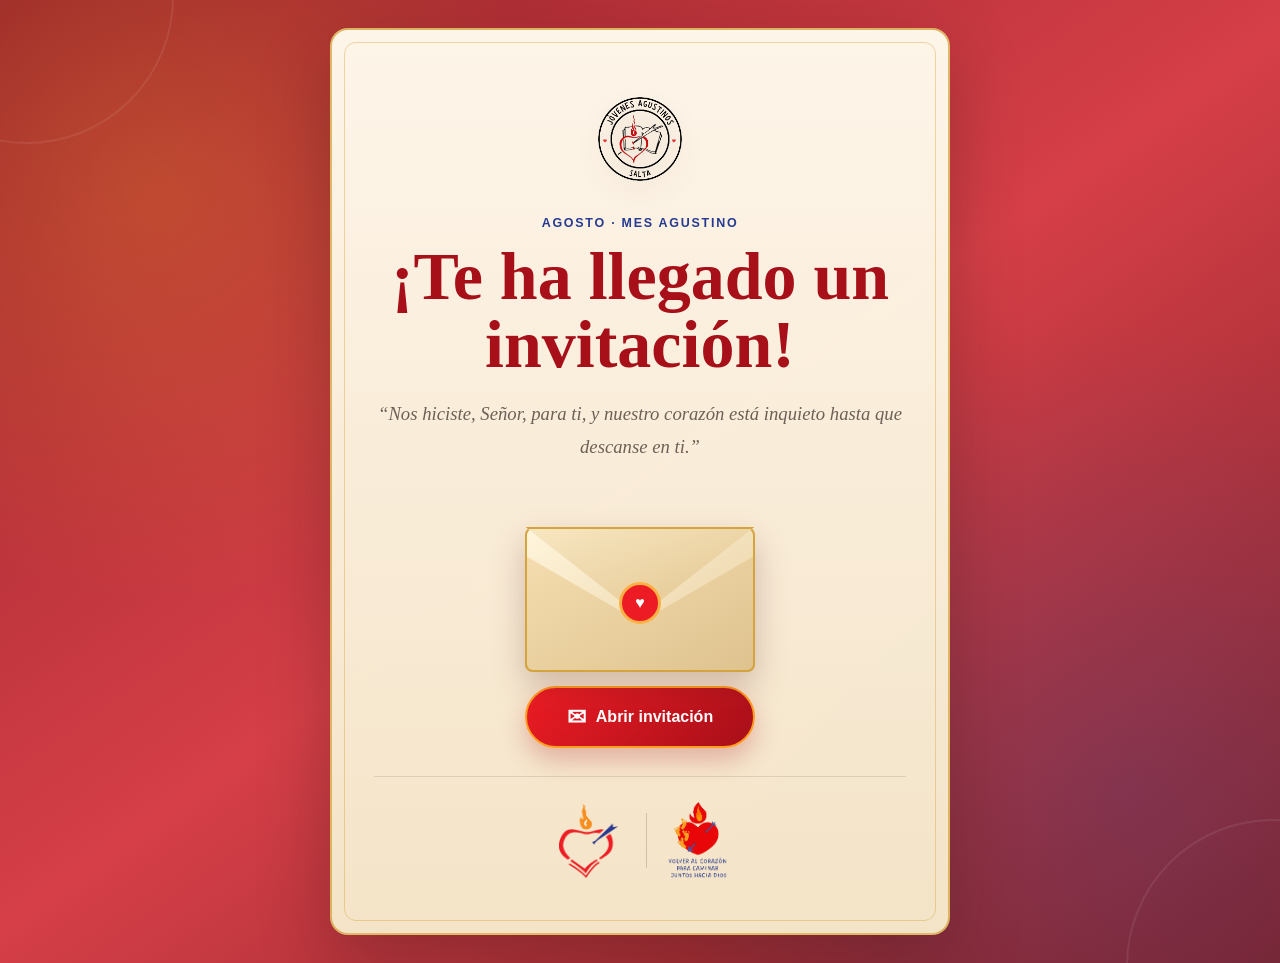
<file: index.html>
<!DOCTYPE html>
<html lang="es">
<head>
    <meta charset="UTF-8">
    <meta name="viewport" content="width=device-width, initial-scale=1.0">
    <meta name="theme-color" content="#ed1c24">
    <title>Invitación | Mes Agustino</title>
    <link rel="stylesheet" href="css/estilos.css?v=1.0.6">
</head>
<body>
    <main class="pantalla pantalla-inicio">
        <section class="tarjeta tarjeta-inicio">
            <div class="marca-grupo">
                <img src="img/logo_jovenes_agustino.png" alt="Logo de Jóvenes Agustinos">
            </div>

            <p class="sobre-titulo">Agosto · Mes Agustino</p>
            <h1>¡Te ha llegado un invitación!</h1>
            <p class="frase-principal">
                “Nos hiciste, Señor, para ti, y nuestro corazón está inquieto hasta que descanse en ti.”
            </p>

            <input class="sobre-control" type="checkbox" id="abrir-sobre">

            <div class="escena-sobre">
                <div class="carta-interior">
                    <span>Una invitación preparada con el corazón</span>
                </div>

                <div class="sobre-animado" aria-hidden="true">
                    <div class="sobre-fondo"></div>
                    <div class="sobre-solapa"></div>
                    <div class="sobre-frente"></div>
                    <div class="sello-corazon">♥</div>
                </div>
            </div>

            <label class="boton boton-abrir" for="abrir-sobre">
                <span class="icono-carta">✉</span>
                <span>Abrir invitación</span>
            </label>

            <a href="mensaje.html" class="boton boton-continuar">
                Leer el mensaje <span aria-hidden="true">→</span>
            </a>

            <footer class="logos-institucionales">
                <img class="logo-osa" src="img/logo_OSA.png" alt="Logo de la Orden de San Agustín">
                <span class="separador"></span>
                <img class="lema-osa" src="img/lema_OSA.png" alt="Volver al corazón para caminar juntos hacia Dios">
            </footer>
        </section>
    </main>
</body>
</html>
</file>
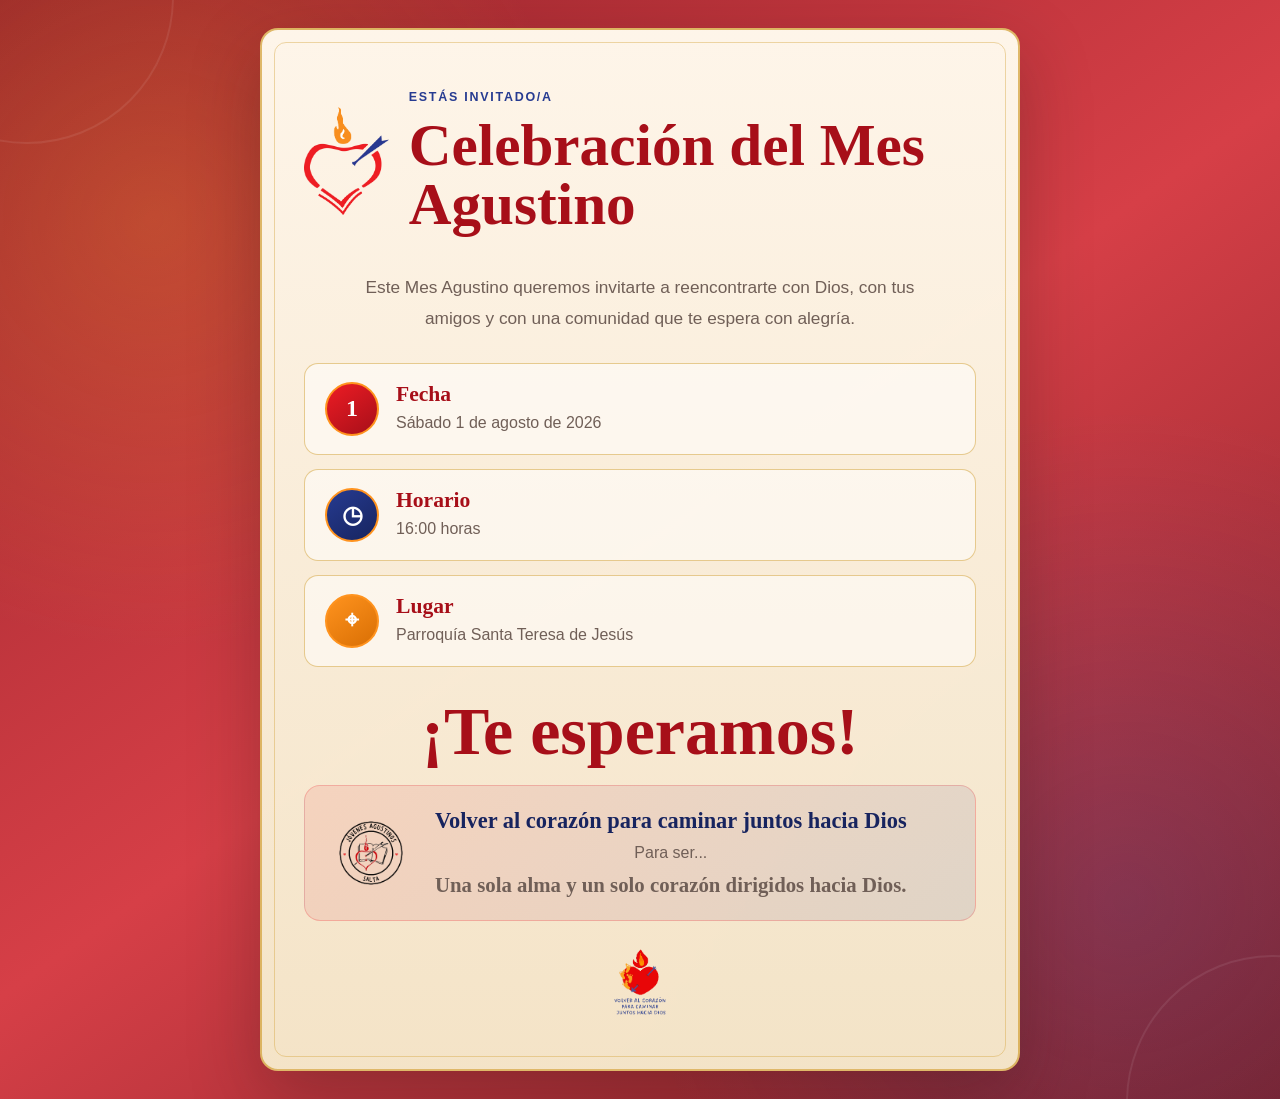
<file: invitacion.html>
<!DOCTYPE html>
<html lang="es">
<head>
    <meta charset="UTF-8">
    <meta name="viewport" content="width=device-width, initial-scale=1.0">
    <meta name="theme-color" content="#ed1c24">
    <title>Celebración del Mes Agustino</title>
    <link rel="stylesheet" href="css/estilos.css?v=1.0.6">
</head>
<body>
    <main class="pantalla pantalla-final">
        <section class="tarjeta tarjeta-final">
            <header class="cabecera-final">
                <img src="img/logo_OSA.png" alt="Logo de la Orden de San Agustín">
                <div>
                    <p class="sobre-titulo">Estás invitado/a</p>
                    <h1>Celebración del Mes Agustino</h1>
                </div>
            </header>

            <p class="texto-principal introduccion">
                Este Mes Agustino queremos invitarte a reencontrarte con Dios, con tus amigos y con una comunidad que te espera con alegría.
            </p>

            <div class="detalles">
                <article class="detalle">
                    <div class="detalle-icono calendario"><span>1</span></div>
                    <div>
                        <h2>Fecha</h2>
                        <p>Sábado 1 de agosto de 2026</p>
                    </div>
                </article>

                <article class="detalle">
                    <div class="detalle-icono">◷</div>
                    <div>
                        <h2>Horario</h2>
                        <p>16:00 horas</p>
                    </div>
                </article>

                <article class="detalle">
                    <div class="detalle-icono">⌖</div>
                    <div>
                        <h2>Lugar</h2>
                        <p>Parroquía Santa Teresa de Jesús</p>
                    </div>
                </article>
            </div>

            <h1>¡Te esperamos!</h1>

            <div class="lema-destacado">
                <img src="img/logo_jovenes_agustino.png" alt="Logo de Jóvenes Agustinos">
                <div>
                    <p class="lema-principal">Volver al corazón para caminar juntos hacia Dios</p>
                    <p class="lema-centrado">Para ser...</p>
                    <p class="lema-secundario">Una sola alma y un solo corazón dirigidos hacia Dios.</p>
                </div>
            </div>

            <footer class="pie-final">
                <img src="img/lema_OSA.png" alt="Lema de la Orden de San Agustín">
                <!-- <a href="index.html" class="enlace-secundario">Volver al inicio</a> -->
            </footer>
        </section>
    </main>
</body>
</html>
</file>
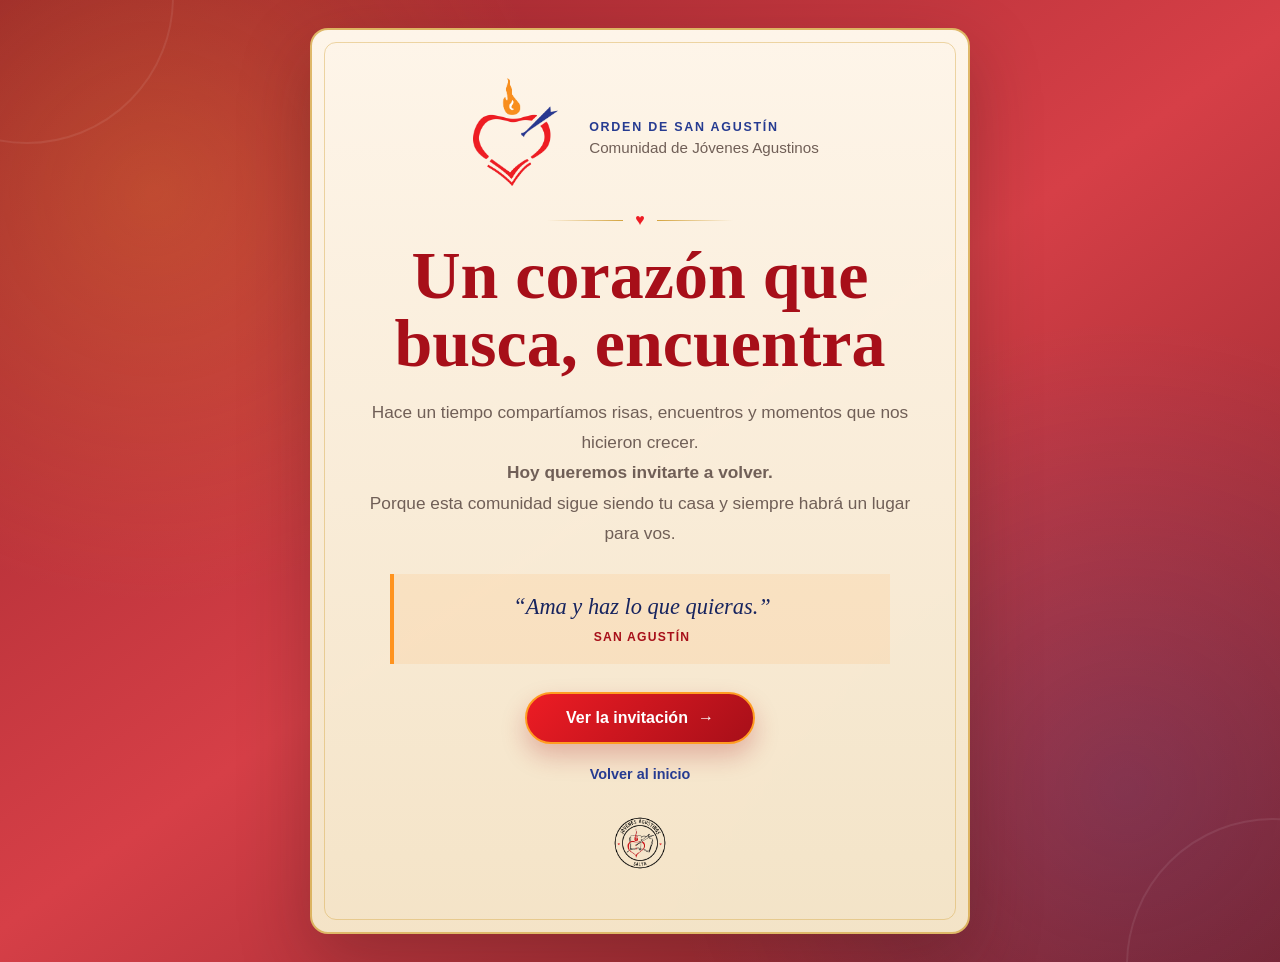
<file: mensaje.html>
<!DOCTYPE html>
<html lang="es">
<head>
    <meta charset="UTF-8">
    <meta name="viewport" content="width=device-width, initial-scale=1.0">
    <meta name="theme-color" content="#ed1c24">
    <title>Un mensaje para vos | Mes Agustino</title>
    <link rel="stylesheet" href="css/estilos.css?v=1.0.6">
</head>
<body>
    <main class="pantalla pantalla-mensaje">
        <section class="tarjeta tarjeta-mensaje">
            <div class="encabezado-institucional">
                <img src="img/logo_OSA.png" alt="Logo de la Orden de San Agustín">
                <div>
                    <p class="sobre-titulo">Orden de San Agustín</p>
                    <p class="subtitulo-institucional">Comunidad de Jóvenes Agustinos</p>
                </div>
            </div>

            <div class="ornamento"><span></span><b>♥</b><span></span></div>

            <h1>Un corazón que busca, encuentra</h1>

            <p class="texto-principal">
                Hace un tiempo compartíamos risas, encuentros y momentos que nos hicieron crecer. <br>
                <b>Hoy queremos invitarte a volver.</b> <br>
                Porque esta comunidad sigue siendo tu casa y siempre habrá un lugar para vos.
            </p>

            <blockquote>
                “Ama y haz lo que quieras.”
                <cite>San Agustín</cite>
            </blockquote>

            <a href="invitacion.html" class="boton">
                Ver la invitación <span aria-hidden="true">→</span>
            </a>

            <a href="index.html" class="enlace-secundario">Volver al inicio</a>
            <!-- <a href="index.html" class="enlace-secundario"></a> -->

            <img class="firma-grupo" src="img/logo_jovenes_agustino.png" alt="Jóvenes Agustinos">
        </section>
    </main>
</body>
</html>
</file>
<file: css/estilos.css>
* {
    box-sizing: border-box;
    margin: 0;
    padding: 0;
}

:root {
    --rojo: #ed1c24;
    --rojo-oscuro: #a70f19;
    --naranja: #ff931e;
    --azul: #263b91;
    --azul-oscuro: #17245f;
    --crema: #fff9ed;
    --pergamino: #f5e7ca;
    --texto: #32241f;
    --texto-suave: #705f57;
    --dorado: #d4a43f;
    --blanco: #ffffff;
    --sombra: 0 26px 70px rgba(41, 18, 19, 0.28);
}

html {
    scroll-behavior: smooth;
}

body {
    min-height: 100vh;
    font-family: "Trebuchet MS", Arial, sans-serif;
    color: var(--texto);
    background: #5b1015;
}

.pantalla {
    position: relative;
    min-height: 100vh;
    display: flex;
    align-items: center;
    justify-content: center;
    overflow: hidden;
    padding: 28px 18px;
    background:
        radial-gradient(circle at 12% 20%, rgba(255, 170, 40, .24), transparent 30%),
    radial-gradient(circle at 88% 82%, rgba(60, 90, 185, .22), transparent 34%),
    linear-gradient(145deg, #98242b 0%, #d63f47 50%, #7d2027 100%);
}

.pantalla::before,
.pantalla::after {
    content: "";
    position: absolute;
    width: 290px;
    height: 290px;
    border: 2px solid rgba(255, 255, 255, .08);
    border-radius: 50%;
}

.pantalla::before {
    top: -150px;
    left: -120px;
}

.pantalla::after {
    right: -140px;
    bottom: -150px;
}

.tarjeta {
    position: relative;
    z-index: 2;
    width: 100%;
    max-width: 660px;
    padding: 48px 42px;
    text-align: center;
    background:
        linear-gradient(rgba(255, 249, 237, .98), rgba(245, 231, 202, .98)),
        repeating-linear-gradient(0deg, rgba(106, 72, 44, .03) 0, rgba(106, 72, 44, .03) 1px, transparent 1px, transparent 4px);
    border: 2px solid rgba(212, 164, 63, .75);
    border-radius: 18px;
    box-shadow: var(--sombra);
}

.tarjeta::before {
    content: "";
    position: absolute;
    inset: 12px;
    pointer-events: none;
    border: 1px solid rgba(212, 164, 63, .42);
    border-radius: 12px;
}

.tarjeta-inicio {
    max-width: 620px;
}

.tarjeta-final {
    max-width: 760px;
}

.marca-grupo img {
    width: 122px;
    height: 122px;
    object-fit: contain;
    filter: drop-shadow(0 10px 12px rgba(52, 22, 22, .16));
}

.sobre-titulo {
    margin-top: 12px;
    color: var(--azul);
    font-size: .78rem;
    font-weight: 800;
    letter-spacing: .14em;
    text-transform: uppercase;
}

h1 {
    margin: 12px 0 20px;
    color: var(--rojo-oscuro);
    font-family: Georgia, "Times New Roman", serif;
    font-size: clamp(2.35rem, 7vw, 4.25rem);
    line-height: 1;
}

.frase-principal,
.texto-principal {
    max-width: 550px;
    margin: 0 auto 26px;
    color: var(--texto-suave);
    font-size: 1.08rem;
    line-height: 1.75;
}

.frase-principal {
    font-family: Georgia, "Times New Roman", serif;
    font-size: 1.17rem;
    font-style: italic;
}

.sobre-control {
    position: absolute;
    opacity: 0;
    pointer-events: none;
}

.escena-sobre {
    position: relative;
    isolation: isolate;
    width: 260px;
    height: 190px;
    margin: 16px auto 4px;
    perspective: 1000px;
}

.sobre-animado {
    position: absolute;
    z-index: 2;
    left: 15px;
    bottom: 8px;
    width: 230px;
    height: 145px;
    filter: drop-shadow(0 14px 16px rgba(83, 31, 31, .24));
}

.sobre-fondo,
.sobre-frente,
.sobre-solapa {
    position: absolute;
    inset: 0;
}

.sobre-fondo {
    background: linear-gradient(145deg, #fff5dc, #e8cf9f);
    border: 2px solid var(--dorado);
    border-radius: 8px;
}

.sobre-frente {
    z-index: 3;
    clip-path: polygon(0 20%, 50% 66%, 100% 20%, 100% 100%, 0 100%);
    background: linear-gradient(150deg, #f7dfb2, #dec38f);
    border: 2px solid var(--dorado);
    border-top: 0;
    border-radius: 0 0 8px 8px;
}

.sobre-solapa {
    z-index: 4;
    height: 90px;
    transform-origin: top center;
    clip-path: polygon(0 0, 100% 0, 50% 100%);
    background: linear-gradient(160deg, #f8e7c2, #e1c38c);
    border-top: 2px solid var(--dorado);
    transition: transform .75s ease, z-index .2s .35s;
}

.sello-corazon {
    position: absolute;
    z-index: 5;
    left: 50%;
    top: 55px;
    display: grid;
    place-items: center;
    width: 42px;
    height: 42px;
    color: var(--blanco);
    background: var(--rojo);
    border: 3px solid #ffb045;
    border-radius: 50%;
    transform: translateX(-50%);
    transition: opacity .25s ease;
}

.carta-interior {
    position: absolute;
    z-index: 1;
    left: 36px;
    bottom: 20px;
    width: 188px;
    height: 125px;
    display: flex;
    align-items: center;
    justify-content: center;
    padding: 16px;
    color: var(--azul-oscuro);
    font-family: Georgia, "Times New Roman", serif;
    font-size: .95rem;
    font-style: italic;
    line-height: 1.4;
    background: var(--crema);
    border: 1px solid var(--dorado);
    border-radius: 6px;
    transition: 
        transform .9s .35s ease,
        z-index 0s .45s;
}

.sobre-control:checked ~ .escena-sobre .sobre-solapa {
    z-index: 1;
    transform: rotateX(180deg);
}

.sobre-control:checked ~ .escena-sobre .carta-interior {
    z-index: 3;
    transform: translateY(-88px);
}

.sobre-control:checked ~ .escena-sobre .sello-corazon {
    opacity: 0;
}

.boton {
    display: inline-flex;
    align-items: center;
    justify-content: center;
    gap: 10px;
    min-width: 230px;
    padding: 15px 25px;
    color: var(--blanco);
    font-weight: 800;
    text-decoration: none;
    cursor: pointer;
    background: linear-gradient(135deg, var(--rojo), var(--rojo-oscuro));
    border: 2px solid #ff9c22;
    border-radius: 999px;
    box-shadow: 0 12px 25px rgba(167, 15, 25, .25);
    transition: transform .2s ease, filter .2s ease, box-shadow .2s ease;
}

.boton:hover,
.boton:focus-visible {
    transform: translateY(-3px);
    filter: brightness(1.08);
    box-shadow: 0 16px 28px rgba(167, 15, 25, .32);
}

.boton-abrir {
    margin-top: 2px;
}

.icono-carta {
    font-size: 1.45rem;
}

.boton-continuar {
    display: none;
    margin-top: 12px;
    background: linear-gradient(135deg, var(--azul), var(--azul-oscuro));
    animation: aparecer .6s ease both;
}

.sobre-control:checked ~ .boton-abrir {
    display: none;
}

.sobre-control:checked ~ .boton-continuar {
    display: inline-flex;
}

@keyframes aparecer {
    from { opacity: 0; transform: translateY(8px); }
    to { opacity: 1; transform: translateY(0); }
}

.logos-institucionales {
    display: flex;
    align-items: center;
    justify-content: center;
    gap: 20px;
    margin-top: 28px;
    padding-top: 20px;
    border-top: 1px solid rgba(112, 95, 87, .18);
}

.logo-osa {
    width: 74px;
    height: 74px;
    object-fit: contain;
}

.lema-osa {
    width: 62px;
    height: 88px;
    object-fit: contain;
}

.separador {
    width: 1px;
    height: 55px;
    background: rgba(112, 95, 87, .28);
}

.encabezado-institucional,
.cabecera-final {
    position: relative;
    display: flex;
    align-items: center;
    justify-content: center;
    gap: 20px;
    text-align: left;
}

.encabezado-institucional img,
.cabecera-final img {
    width: 108px;
    height: 108px;
    object-fit: contain;
}

.subtitulo-institucional {
    margin-top: 5px;
    color: var(--texto-suave);
    font-size: .95rem;
}

.ornamento {
    display: flex;
    align-items: center;
    justify-content: center;
    gap: 12px;
    margin: 25px 0 8px;
    color: var(--rojo);
}

.ornamento span {
    width: 76px;
    height: 1px;
    background: linear-gradient(to right, transparent, var(--dorado));
}

.ornamento span:last-child {
    background: linear-gradient(to left, transparent, var(--dorado));
}

blockquote {
    max-width: 500px;
    margin: 4px auto 28px;
    padding: 20px 24px;
    color: var(--azul-oscuro);
    font-family: Georgia, "Times New Roman", serif;
    font-size: 1.4rem;
    font-style: italic;
    background: rgba(255, 147, 30, .10);
    border-left: 4px solid var(--naranja);
}

blockquote cite {
    display: block;
    margin-top: 10px;
    color: var(--rojo-oscuro);
    font-family: "Trebuchet MS", Arial, sans-serif;
    font-size: .76rem;
    font-style: normal;
    font-weight: 800;
    letter-spacing: .1em;
    text-transform: uppercase;
}

.enlace-secundario {
    display: block;
    width: fit-content;
    margin: 22px auto 0;
    color: var(--azul);
    font-size: .9rem;
    font-weight: 700;
    text-decoration: none;
}

.enlace-secundario:hover {
    text-decoration: underline;
}

.firma-grupo {
    width: 74px;
    height: 74px;
    margin-top: 24px;
    object-fit: contain;
}

.cabecera-final h1 {
    margin-bottom: 10px;
    font-size: clamp(2.2rem, 6vw, 3.7rem);
}

.introduccion {
    margin-top: 28px;
}

.detalles {
    display: grid;
    gap: 14px;
    margin: 30px 0;
    text-align: left;
}

.detalle {
    display: flex;
    align-items: center;
    gap: 17px;
    padding: 18px 20px;
    background: rgba(255, 255, 255, .52);
    border: 1px solid rgba(212, 164, 63, .55);
    border-radius: 14px;
}

.detalle-icono {
    display: grid;
    place-items: center;
    flex: 0 0 54px;
    width: 54px;
    height: 54px;
    color: var(--blanco);
    font-family: Georgia, "Times New Roman", serif;
    font-size: 1.5rem;
    font-weight: bold;
    background: linear-gradient(145deg, var(--azul), var(--azul-oscuro));
    border: 2px solid var(--naranja);
    border-radius: 50%;
}

.detalle:nth-child(1) .detalle-icono {
    background: linear-gradient(145deg, var(--rojo), var(--rojo-oscuro));
}

.detalle:nth-child(3) .detalle-icono {
    background: linear-gradient(145deg, var(--naranja), #d96f04);
}

.detalle h2 {
    margin-bottom: 4px;
    color: var(--rojo-oscuro);
    font-family: Georgia, "Times New Roman", serif;
    font-size: 1.35rem;
}

.detalle p {
    color: var(--texto-suave);
    line-height: 1.5;
}

.lema-destacado {
    display: flex;
    align-items: center;
    gap: 18px;
    padding: 20px;
    text-align: left;
    background: linear-gradient(135deg, rgba(237, 28, 36, .10), rgba(38, 59, 145, .10));
    border: 1px solid rgba(237, 28, 36, .22);
    border-radius: 16px;
}

.lema-destacado img {
    width: 92px;
    height: 92px;
    object-fit: contain;
}

.lema-principal {
    color: var(--azul-oscuro);
    font-family: Georgia, "Times New Roman", serif;
    font-size: 1.4rem;
    font-weight: bold;
    line-height: 1.3;
}

.lema-secundario {
    margin-top: 6px;
    color: var(--texto-suave);
    font-family: Georgia, "Times New Roman", serif;
    font-size: 1.3rem;
    font-weight: bold;
    line-height: 1.45;
}

.lema-centrado {
    text-align: center;
    margin-top: 6px;
    color: var(--texto-suave);
    font-size: 1.0rem;
    line-height: 1.45;
}

.pie-final {
    display: flex;
    align-items: center;
    justify-content: center;
    gap: 24px;
    margin-top: 24px;
}

.pie-final img {
    width: 54px;
    height: 76px;
    object-fit: contain;
}

.pie-final .enlace-secundario {
    margin: 0;
}

@media (max-width: 620px) {
    .pantalla {
        padding: 14px;
    }

    .tarjeta {
        padding: 38px 20px;
        border-radius: 15px;
    }

    .marca-grupo img {
        width: 105px;
        height: 105px;
    }

    .escena-sobre {
        transform: scale(.88);
        margin-top: 2px;
        margin-bottom: -6px;
    }

    .boton {
        width: 100%;
    }

    .logos-institucionales {
        gap: 15px;
    }

    .encabezado-institucional,
    .cabecera-final {
        flex-direction: column;
        text-align: center;
    }

    .encabezado-institucional img,
    .cabecera-final img {
        width: 92px;
        height: 92px;
    }

    .detalle {
        align-items: flex-start;
    }

    .lema-destacado {
        flex-direction: column;
        text-align: center;
    }

    .pie-final {
        flex-direction: column;
        gap: 8px;
    }
}
</file>
